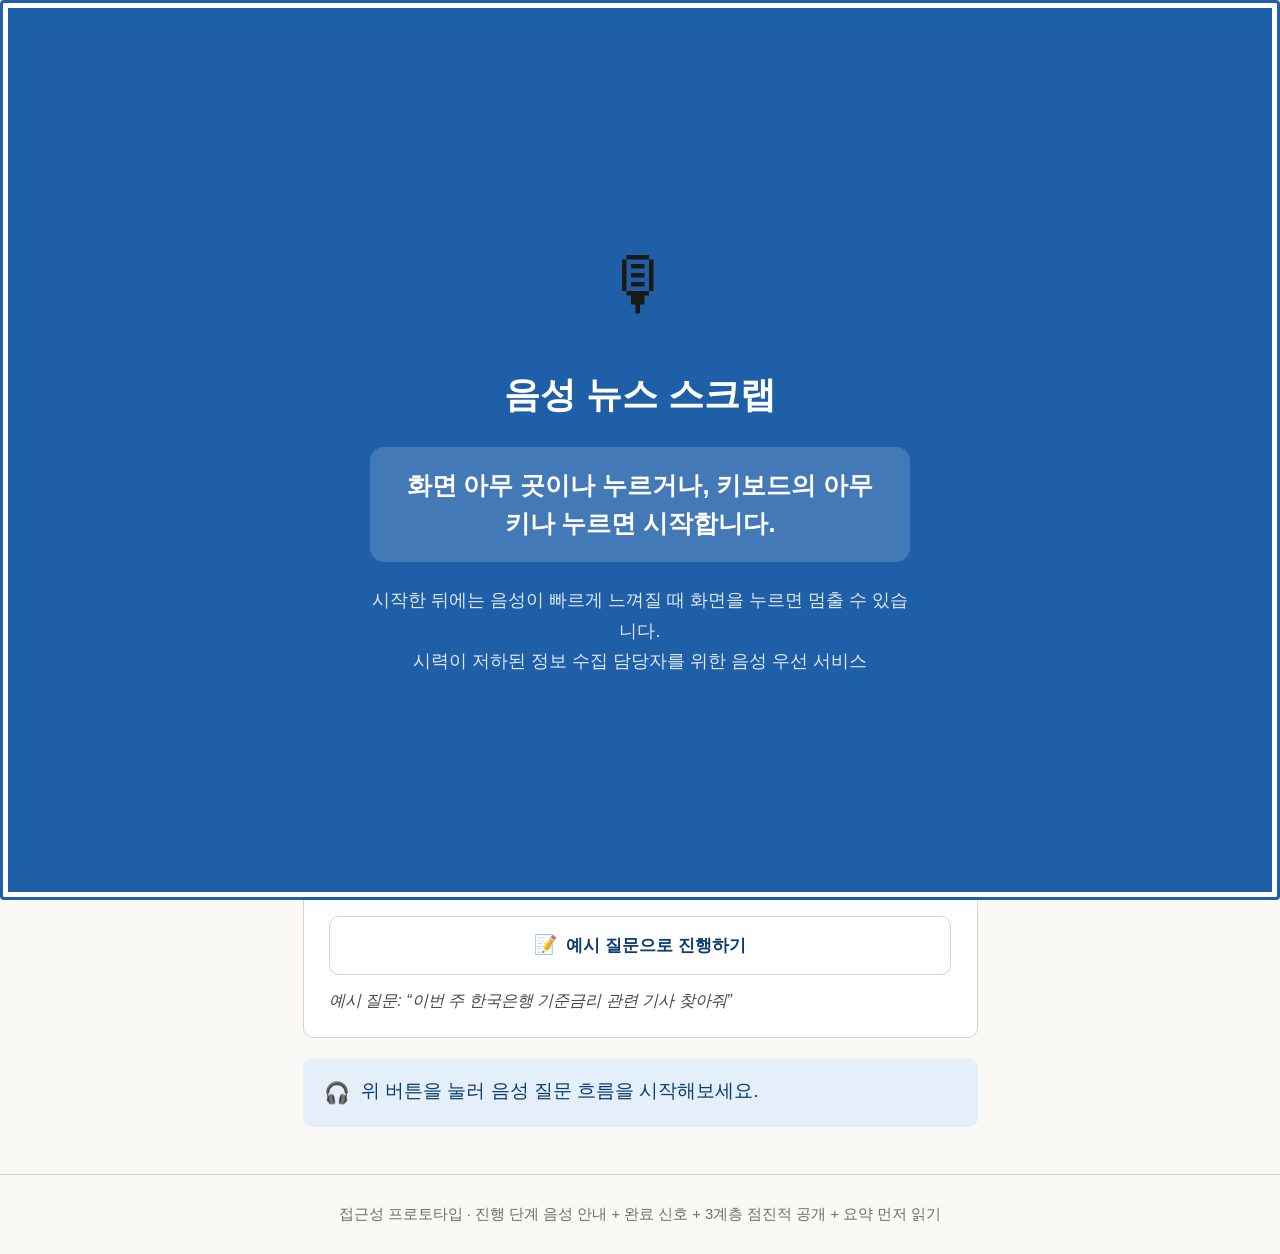
<file: index.html>
<!DOCTYPE html>
<html lang="ko">
<head>
<meta charset="UTF-8" />
<meta name="viewport" content="width=device-width, initial-scale=1.0" />
<title>음성 뉴스 스크랩 — 접근성 프로토타입</title>
<meta name="description" content="시력이 저하된 사용자를 위한 음성 기반 뉴스 스크랩 인터페이스 프로토타입" />
<link rel="stylesheet" href="styles.css" />
</head>
<body>

<a href="#main" class="skip-link">본문으로 건너뛰기</a>

<!-- 진입 화면: 화면 전체가 시작 영역 -->
<div id="entry-screen" role="button" tabindex="0"
     aria-label="음성 뉴스 스크랩을 시작하려면 화면 아무 곳이나 누르거나 아무 키나 누르세요.">
  <div class="entry-inner">
    <div class="entry-icon" aria-hidden="true">🎙</div>
    <h1 class="entry-title">음성 뉴스 스크랩</h1>
    <p class="entry-guide" id="entry-guide">
      화면 아무 곳이나 누르거나, 키보드의 아무 키나 누르면 시작합니다.
    </p>
    <p class="entry-sub">시작한 뒤에는 음성이 빠르게 느껴질 때 화면을 누르면 멈출 수 있습니다.</p>
    <p class="entry-sub">시력이 저하된 정보 수집 담당자를 위한 음성 우선 서비스</p>
  </div>
</div>

<header class="site-header">
  <div class="wrap">
    <h1>음성 뉴스 스크랩</h1>
    <p class="tagline">시력이 저하된 정보 수집 담당자를 위한 음성 우선 인터페이스 프로토타입</p>
  </div>
</header>

<main id="main" class="wrap">

  <!-- 음성 설정 -->
  <section class="panel" aria-labelledby="settings-h">
    <h2 id="settings-h"><span class="ico" aria-hidden="true">⚙</span> 음성 설정</h2>
    <div class="settings-grid">
      <div class="field">
        <label for="tts-toggle">음성 출력</label>
        <button id="tts-toggle" class="toggle" role="switch" aria-checked="true">켜짐</button>
      </div>
      <div class="field">
        <label for="rate">말하기 속도 <output id="rate-out">0.8x</output></label>
        <input type="range" id="rate" min="0.6" max="2.0" step="0.1" value="0.8" />
      </div>
      <div class="field">
        <label for="voice-select">목소리</label>
        <select id="voice-select"><option>불러오는 중…</option></select>
      </div>
    </div>
    <p id="tts-warning" class="warning" hidden>이 브라우저는 한국어 음성 합성을 지원하지 않을 수 있어요. 텍스트 안내는 계속 표시됩니다.</p>
  </section>

  <!-- 1단계: 음성 질문 -->
  <section class="panel" aria-labelledby="ask-h">
    <h2 id="ask-h"><span class="ico" aria-hidden="true">🎙</span> 1. 음성으로 질문하기</h2>
    <p class="hint">마이크 버튼을 누르면 음성으로 질문할 수 있습니다. 처음 사용할 때는 브라우저가 마이크 권한을 물어보며, 그 과정을 음성으로 안내합니다.</p>
    <button id="mic-btn" class="primary-btn">
      <span class="ico" aria-hidden="true">🎙</span> <span id="mic-label">마이크 켜고 질문하기</span>
    </button>
    <p id="recognized-q" class="recognized" hidden></p>
    <div class="fallback">
      <p class="hint">음성 입력이 어려운 경우, 아래 예시 질문으로 진행할 수 있습니다.</p>
      <button id="ask-btn" class="secondary-btn">
        <span class="ico" aria-hidden="true">📝</span> 예시 질문으로 진행하기
      </button>
      <p class="example-q">예시 질문: &ldquo;이번 주 한국은행 기준금리 관련 기사 찾아줘&rdquo;</p>
    </div>
  </section>

  <!-- 2단계: 진행 단계 음성 안내 -->
  <section class="panel" id="progress-panel" aria-labelledby="progress-h" hidden>
    <h2 id="progress-h"><span class="ico" aria-hidden="true">📢</span> 2. 진행 단계 안내</h2>
    <ol id="steps" class="steps"></ol>
  </section>

  <!-- 음성 출력 라이브 리전 -->
  <div id="readout" class="readout" role="status" aria-live="assertive">
    <span class="ico" aria-hidden="true">🎧</span>
    <span id="readout-text">위 버튼을 눌러 음성 질문 흐름을 시작해보세요.</span>
  </div>
  <p id="timing" class="timing" aria-live="polite"></p>

  <!-- 3단계: 기사 목록 (3계층 + 요약 먼저 읽기) -->
  <section class="panel" id="results-panel" aria-labelledby="results-h" hidden>
    <h2 id="results-h"><span class="ico" aria-hidden="true">📰</span> 3. 검색된 기사</h2>
    <div class="keyhelp" aria-hidden="true">
      <span><kbd>↑</kbd><kbd>↓</kbd> 기사 이동</span>
      <span><kbd>→</kbd> 더 자세히</span>
      <span><kbd>←</kbd> 접기</span>
      <span><kbd>S</kbd> 스크랩</span>
      <span><kbd>R</kbd> 다시 듣기</span>
    </div>
    <ul id="article-list" class="article-list" role="listbox"
        aria-label="검색된 기사 목록. 위아래 화살표로 이동, 오른쪽 화살표로 펼치기." tabindex="0"></ul>
  </section>

</main>

<footer class="site-footer">
  <div class="wrap">
    <p>접근성 프로토타입 · 진행 단계 음성 안내 + 완료 신호 + 3계층 점진적 공개 + 요약 먼저 읽기</p>
  </div>
</footer>

<script src="voice-input.js"></script>
<script src="app.js"></script>
</body>
</html>
</file>
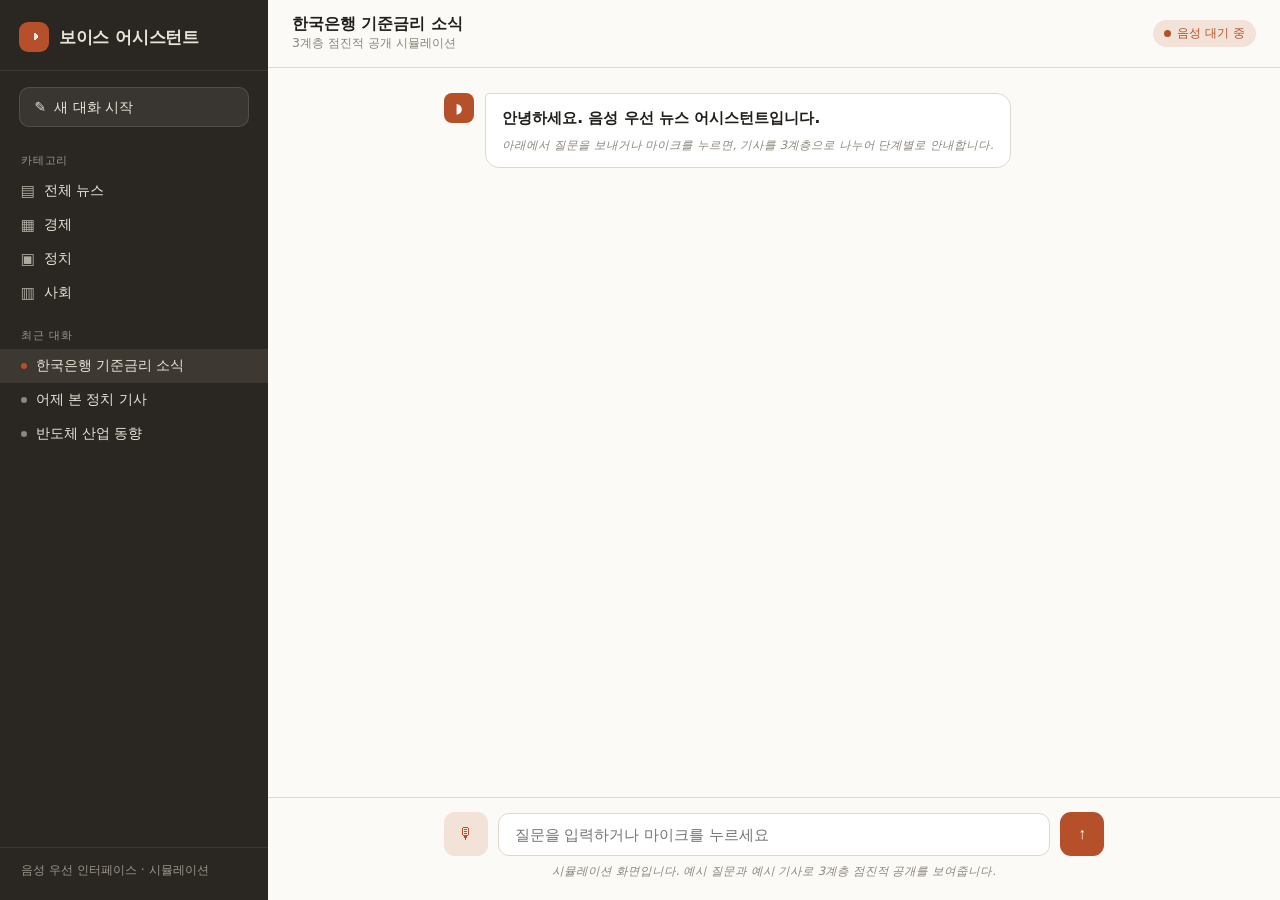
<file: chat-3layer-simulation.html>
<!DOCTYPE html>
<html lang="ko">
<head>
<meta charset="UTF-8" />
<meta name="viewport" content="width=device-width, initial-scale=1.0" />
<title>보이스 어시스턴트 — 3계층 점진적 공개 시뮬레이션</title>
<style>
  :root {
    --bg: #f4f2ec;
    --sidebar: #2a2722;
    --sidebar-ink: #e8e4d8;
    --sidebar-ink-dim: #9a948a;
    --sidebar-active: #3d3932;
    --canvas: #fbfaf6;
    --ink: #211f1b;
    --ink-2: #565249;
    --ink-3: #8a857a;
    --border: #ddd9cd;
    --accent: #b5502a;
    --accent-soft: #f2e2d8;
    --user-bubble: #2a2722;
    --ai-bubble: #ffffff;
    --done: #2f6b46;
    --done-soft: #e0efe5;
    --radius: 14px;
  }

  * { box-sizing: border-box; margin: 0; padding: 0; }

  html, body { height: 100%; }

  body {
    font-family: "Iowan Old Style", "Palatino Linotype", "Noto Serif KR", Georgia, serif;
    background: var(--bg);
    color: var(--ink);
    -webkit-font-smoothing: antialiased;
  }

  .app {
    display: flex;
    height: 100vh;
    overflow: hidden;
  }

  /* ===== 왼쪽 사이드바 ===== */
  .sidebar {
    width: 268px;
    flex-shrink: 0;
    background: var(--sidebar);
    color: var(--sidebar-ink);
    display: flex;
    flex-direction: column;
    padding: 1.1rem 0;
  }

  .brand {
    display: flex; align-items: center; gap: 0.6rem;
    padding: 0.3rem 1.2rem 1.1rem;
    border-bottom: 1px solid rgba(255,255,255,0.08);
  }
  .brand-mark {
    width: 30px; height: 30px; border-radius: 9px;
    background: var(--accent); flex-shrink: 0;
    display: flex; align-items: center; justify-content: center;
    font-size: 1rem;
  }
  .brand-name {
    font-size: 1.05rem; font-weight: 600; letter-spacing: -0.01em;
    font-family: ui-sans-serif, system-ui, "Noto Sans KR", sans-serif;
  }

  .new-chat {
    margin: 1rem 1.2rem 0.5rem;
    padding: 0.6rem 0.9rem;
    background: rgba(255,255,255,0.07);
    border: 1px solid rgba(255,255,255,0.12);
    border-radius: 10px;
    color: var(--sidebar-ink);
    font: inherit; font-size: 0.88rem;
    font-family: ui-sans-serif, system-ui, sans-serif;
    cursor: pointer; text-align: left;
    display: flex; align-items: center; gap: 0.5rem;
  }
  .new-chat:hover { background: rgba(255,255,255,0.12); }

  .section-label {
    font-size: 0.7rem; letter-spacing: 0.08em; text-transform: uppercase;
    color: var(--sidebar-ink-dim);
    padding: 1.1rem 1.3rem 0.4rem;
    font-family: ui-sans-serif, system-ui, sans-serif;
  }

  .nav-item, .chat-item {
    padding: 0.5rem 1.3rem;
    font-size: 0.86rem;
    color: var(--sidebar-ink);
    cursor: pointer;
    font-family: ui-sans-serif, system-ui, "Noto Sans KR", sans-serif;
    display: flex; align-items: center; gap: 0.55rem;
    white-space: nowrap; overflow: hidden; text-overflow: ellipsis;
  }
  .nav-item:hover, .chat-item:hover { background: rgba(255,255,255,0.06); }
  .chat-item.active { background: var(--sidebar-active); }
  .chat-item .dot {
    width: 6px; height: 6px; border-radius: 50%;
    background: var(--accent); flex-shrink: 0;
  }
  .nav-item .ic { opacity: 0.7; font-size: 0.95rem; }

  .sidebar-foot {
    margin-top: auto;
    padding: 0.9rem 1.3rem 0.2rem;
    border-top: 1px solid rgba(255,255,255,0.08);
    font-size: 0.78rem; color: var(--sidebar-ink-dim);
    font-family: ui-sans-serif, system-ui, sans-serif;
  }

  /* ===== 오른쪽 대화 영역 ===== */
  .main {
    flex: 1;
    display: flex; flex-direction: column;
    background: var(--canvas);
    min-width: 0;
  }

  .main-header {
    padding: 0.9rem 1.5rem;
    border-bottom: 1px solid var(--border);
    display: flex; align-items: center; justify-content: space-between;
    background: var(--canvas);
  }
  .main-title {
    font-size: 0.98rem; font-weight: 600;
    font-family: ui-sans-serif, system-ui, "Noto Sans KR", sans-serif;
  }
  .main-sub {
    font-size: 0.78rem; color: var(--ink-3);
    font-family: ui-sans-serif, system-ui, sans-serif;
  }
  .voice-badge {
    display: flex; align-items: center; gap: 0.4rem;
    font-size: 0.76rem; color: var(--accent);
    font-family: ui-sans-serif, system-ui, sans-serif;
    background: var(--accent-soft);
    padding: 0.3rem 0.7rem; border-radius: 20px;
  }
  .voice-badge .pulse {
    width: 7px; height: 7px; border-radius: 50%;
    background: var(--accent);
  }
  .voice-badge.speaking .pulse { animation: pulse 1s ease-in-out infinite; }
  @keyframes pulse { 50% { opacity: 0.25; transform: scale(1.5); } }

  /* 대화 스크롤 영역 */
  .conversation {
    flex: 1;
    overflow-y: auto;
    padding: 1.6rem 1.5rem 1rem;
  }
  .conversation-inner { max-width: 660px; margin: 0 auto; }

  .msg { margin-bottom: 1.4rem; display: flex; gap: 0.7rem; }
  .msg.user { flex-direction: row-reverse; }

  .avatar {
    width: 30px; height: 30px; border-radius: 8px; flex-shrink: 0;
    display: flex; align-items: center; justify-content: center;
    font-size: 0.85rem;
    font-family: ui-sans-serif, system-ui, sans-serif;
  }
  .avatar.ai { background: var(--accent); color: #fff; }
  .avatar.user { background: var(--user-bubble); color: #fff; }

  .bubble {
    padding: 0.8rem 1rem;
    border-radius: var(--radius);
    font-size: 0.96rem;
    line-height: 1.62;
    max-width: 80%;
  }
  .msg.ai .bubble {
    background: var(--ai-bubble);
    border: 1px solid var(--border);
    border-top-left-radius: 4px;
  }
  .msg.user .bubble {
    background: var(--user-bubble);
    color: #fff;
    border-top-right-radius: 4px;
    font-family: ui-sans-serif, system-ui, "Noto Sans KR", sans-serif;
    font-size: 0.92rem;
  }

  /* 3계층 카드 */
  .layer-label {
    display: inline-block;
    font-size: 0.68rem; font-weight: 700; letter-spacing: 0.04em;
    font-family: ui-sans-serif, system-ui, sans-serif;
    padding: 0.12rem 0.5rem; border-radius: 5px;
    margin-bottom: 0.45rem;
  }
  .layer-label.headline { background: var(--accent-soft); color: var(--accent); }
  .layer-label.summary  { background: #e7eef5; color: #2f5b8a; }
  .layer-label.full     { background: var(--done-soft); color: var(--done); }

  .layer-headline {
    font-size: 1.04rem; font-weight: 600;
    font-family: ui-sans-serif, system-ui, "Noto Sans KR", sans-serif;
    line-height: 1.45;
  }
  .layer-body {
    margin-top: 0.5rem; padding-top: 0.5rem;
    border-top: 1px dashed var(--border);
  }

  /* 안내 멘트 박스 */
  .guide {
    background: var(--accent-soft);
    border-radius: 10px;
    padding: 0.7rem 0.9rem;
    margin-top: 0.7rem;
    font-size: 0.88rem;
    font-family: ui-sans-serif, system-ui, "Noto Sans KR", sans-serif;
    color: #7a3418;
    display: flex; gap: 0.5rem; align-items: flex-start;
  }

  /* 선택 버튼 */
  .choices {
    display: flex; gap: 0.5rem; flex-wrap: wrap;
    margin-top: 0.7rem;
  }
  .choice-btn {
    font: inherit;
    font-family: ui-sans-serif, system-ui, "Noto Sans KR", sans-serif;
    font-size: 0.85rem; font-weight: 500;
    padding: 0.5rem 0.9rem;
    border-radius: 9px;
    border: 1.5px solid var(--accent);
    background: #fff; color: var(--accent);
    cursor: pointer;
    display: flex; align-items: center; gap: 0.4rem;
  }
  .choice-btn:hover { background: var(--accent-soft); }
  .choice-btn.secondary { border-color: var(--border); color: var(--ink-2); }
  .choice-btn.secondary:hover { background: var(--bg); }
  .choice-btn:disabled { opacity: 0.4; cursor: default; }

  /* 타이핑 인디케이터 */
  .typing { display: flex; gap: 0.25rem; padding: 0.3rem 0; }
  .typing span {
    width: 7px; height: 7px; border-radius: 50%;
    background: var(--ink-3);
    animation: blink 1.2s infinite both;
  }
  .typing span:nth-child(2) { animation-delay: 0.2s; }
  .typing span:nth-child(3) { animation-delay: 0.4s; }
  @keyframes blink { 0%, 80%, 100% { opacity: 0.25; } 40% { opacity: 1; } }

  /* 하단 입력 영역 */
  .composer {
    padding: 0.9rem 1.5rem 1.3rem;
    border-top: 1px solid var(--border);
  }
  .composer-inner {
    max-width: 660px; margin: 0 auto;
    display: flex; gap: 0.6rem; align-items: center;
  }
  .composer input {
    flex: 1;
    font: inherit; font-size: 0.92rem;
    font-family: ui-sans-serif, system-ui, "Noto Sans KR", sans-serif;
    padding: 0.75rem 1rem;
    border: 1px solid var(--border);
    border-radius: 11px;
    background: #fff; color: var(--ink);
  }
  .composer input:focus { outline: 2px solid var(--accent); outline-offset: 1px; }
  .send-btn, .mic-btn {
    font-size: 1rem;
    width: 44px; height: 44px; flex-shrink: 0;
    border-radius: 11px; border: none; cursor: pointer;
    display: flex; align-items: center; justify-content: center;
  }
  .mic-btn { background: var(--accent-soft); color: var(--accent); }
  .mic-btn:hover { background: #ecd5c6; }
  .send-btn { background: var(--accent); color: #fff; }
  .send-btn:hover { filter: brightness(1.08); }

  .hint-row {
    max-width: 660px; margin: 0.5rem auto 0;
    font-size: 0.74rem; color: var(--ink-3);
    font-family: ui-sans-serif, system-ui, sans-serif;
    text-align: center;
  }

  .sim-note {
    font-size: 0.72rem; color: var(--ink-3);
    font-family: ui-sans-serif, system-ui, sans-serif;
    font-style: italic;
  }

  @media (max-width: 720px) {
    .sidebar { display: none; }
  }
</style>
</head>
<body>

<div class="app">

  <!-- ===== 왼쪽 사이드바 ===== -->
  <aside class="sidebar">
    <div class="brand">
      <div class="brand-mark" aria-hidden="true">◗</div>
      <span class="brand-name">보이스 어시스턴트</span>
    </div>

    <button class="new-chat" id="new-chat">
      <span aria-hidden="true">✎</span> 새 대화 시작
    </button>

    <div class="section-label">카테고리</div>
    <div class="nav-item"><span class="ic" aria-hidden="true">▤</span> 전체 뉴스</div>
    <div class="nav-item"><span class="ic" aria-hidden="true">▦</span> 경제</div>
    <div class="nav-item"><span class="ic" aria-hidden="true">▣</span> 정치</div>
    <div class="nav-item"><span class="ic" aria-hidden="true">▥</span> 사회</div>

    <div class="section-label">최근 대화</div>
    <div class="chat-item active"><span class="dot" aria-hidden="true"></span> 한국은행 기준금리 소식</div>
    <div class="chat-item"><span class="dot" aria-hidden="true" style="background:#888"></span> 어제 본 정치 기사</div>
    <div class="chat-item"><span class="dot" aria-hidden="true" style="background:#888"></span> 반도체 산업 동향</div>

    <div class="sidebar-foot">
      음성 우선 인터페이스 · 시뮬레이션
    </div>
  </aside>

  <!-- ===== 오른쪽 대화 영역 ===== -->
  <main class="main">
    <header class="main-header">
      <div>
        <div class="main-title">한국은행 기준금리 소식</div>
        <div class="main-sub">3계층 점진적 공개 시뮬레이션</div>
      </div>
      <div class="voice-badge" id="voice-badge">
        <span class="pulse" aria-hidden="true"></span>
        <span id="voice-badge-text">음성 대기 중</span>
      </div>
    </header>

    <div class="conversation" id="conversation">
      <div class="conversation-inner" id="conversation-inner">
        <!-- 메시지가 여기에 쌓임 -->
      </div>
    </div>

    <div class="composer">
      <div class="composer-inner">
        <button class="mic-btn" id="mic-btn" title="음성으로 질문" aria-label="음성으로 질문">🎙</button>
        <input type="text" id="composer-input"
               placeholder="질문을 입력하거나 마이크를 누르세요" />
        <button class="send-btn" id="send-btn" aria-label="보내기">↑</button>
      </div>
      <p class="hint-row sim-note">
        시뮬레이션 화면입니다. 예시 질문과 예시 기사로 3계층 점진적 공개를 보여줍니다.
      </p>
    </div>
  </main>

</div>

<script>
'use strict';

/* ====== 예시 데이터: 3계층 구조 기사 ====== */
var ARTICLE = {
  headline: '한국은행, 기준금리 동결 결정',
  summary: '한국은행 금융통화위원회가 기준금리를 현 수준에서 동결했습니다. '
         + '물가 둔화세와 가계부채 부담을 함께 고려한 결정으로, 시장 예상과 부합했습니다.',
  full: '한국은행 금융통화위원회는 오늘 회의에서 기준금리를 현 수준으로 '
      + '유지하기로 만장일치 결정했습니다. 위원회는 소비자물가 상승률이 목표 범위에 '
      + '근접하고 있으나, 가계부채 증가세와 환율 변동성을 감안할 때 신중한 기조가 '
      + '필요하다고 설명했습니다. 한국은행 총재는 향후 통화정책을 물가와 금융안정 '
      + '상황을 균형 있게 보며 결정하겠다고 밝혔습니다.'
};

var EXAMPLE_QUESTION = '한국은행 기준금리 소식 알려줘';
var GUIDE_TEXT = '[헤드라인 읽기], [본문 자세히 읽기] 중 원하는 방법을 말해주세요.';

/* ====== TTS ====== */
var TTS = {
  supported: 'speechSynthesis' in window,
  rate: 0.95,
  voice: null,
  speak: function (text, onEnd) {
    if (!this.supported) { if (onEnd) setTimeout(onEnd, 400); return; }
    window.speechSynthesis.cancel();
    var self = this;
    setTimeout(function () {
      var u = new SpeechSynthesisUtterance(text);
      u.lang = 'ko-KR';
      u.rate = self.rate;
      if (self.voice) u.voice = self.voice;
      u.onend = function () { setBadge(false); if (onEnd) onEnd(); };
      u.onerror = function () { setBadge(false); if (onEnd) onEnd(); };
      setBadge(true);
      window.speechSynthesis.speak(u);
    }, 120);
  }
};
if (TTS.supported) {
  var pickVoice = function () {
    var ko = window.speechSynthesis.getVoices().filter(function (v) {
      return v.lang && v.lang.toLowerCase().indexOf('ko') === 0;
    });
    if (ko.length) TTS.voice = ko[0];
  };
  pickVoice();
  window.speechSynthesis.onvoiceschanged = pickVoice;
}

/* ====== 화면 헬퍼 ====== */
var convo = document.getElementById('conversation-inner');
var convoScroll = document.getElementById('conversation');

function setBadge(speaking) {
  var badge = document.getElementById('voice-badge');
  var text = document.getElementById('voice-badge-text');
  badge.classList.toggle('speaking', speaking);
  text.textContent = speaking ? '음성 안내 중…' : '음성 대기 중';
}

function scrollDown() {
  convoScroll.scrollTop = convoScroll.scrollHeight;
}

function addUserMessage(text) {
  var msg = document.createElement('div');
  msg.className = 'msg user';
  msg.innerHTML = '<div class="avatar user" aria-hidden="true">나</div>'
                + '<div class="bubble"></div>';
  msg.querySelector('.bubble').textContent = text;
  convo.appendChild(msg);
  scrollDown();
}

/* AI 메시지 틀을 만들고 bubble 요소를 반환 */
function addAiMessage() {
  var msg = document.createElement('div');
  msg.className = 'msg ai';
  msg.innerHTML = '<div class="avatar ai" aria-hidden="true">◗</div>'
                + '<div class="bubble"></div>';
  convo.appendChild(msg);
  scrollDown();
  return msg.querySelector('.bubble');
}

/* 타이핑 인디케이터 표시 후, 잠시 뒤 콜백 */
function showTyping(callback, delay) {
  var bubble = addAiMessage();
  bubble.innerHTML = '<div class="typing"><span></span><span></span><span></span></div>';
  setTimeout(function () {
    bubble.innerHTML = '';
    callback(bubble);
  }, delay || 1100);
}

/* ====== 3계층 공개 흐름 ====== */
var flowState = { active: false };

/* 1계층: 헤드라인 + 안내 멘트 + 선택 버튼 */
function showHeadline() {
  showTyping(function (bubble) {
    bubble.innerHTML =
      '<span class="layer-label headline">1계층 · 헤드라인</span>'
      + '<div class="layer-headline"></div>'
      + '<div class="guide"><span aria-hidden="true">🎧</span>'
      + '<span class="guide-text"></span></div>'
      + '<div class="choices"></div>';
    bubble.querySelector('.layer-headline').textContent = ARTICLE.headline;
    bubble.querySelector('.guide-text').textContent = GUIDE_TEXT;

    var choices = bubble.querySelector('.choices');
    var bHead = document.createElement('button');
    bHead.className = 'choice-btn secondary';
    bHead.innerHTML = '<span aria-hidden="true">📰</span> 헤드라인 읽기';
    var bMore = document.createElement('button');
    bMore.className = 'choice-btn';
    bMore.innerHTML = '<span aria-hidden="true">📖</span> 본문 자세히 읽기';

    bHead.addEventListener('click', function () {
      lockChoices(bubble);
      addUserMessage('헤드라인 읽기');
      reReadHeadline();
    });
    bMore.addEventListener('click', function () {
      lockChoices(bubble);
      addUserMessage('본문 자세히 읽기');
      showSummary();
    });
    choices.appendChild(bHead);
    choices.appendChild(bMore);

    scrollDown();
    /* 헤드라인 + 안내 멘트를 음성으로 */
    TTS.speak(ARTICLE.headline + '. ' + GUIDE_TEXT);
  });
}

/* 헤드라인만 다시 읽기 선택 시 */
function reReadHeadline() {
  showTyping(function (bubble) {
    bubble.innerHTML =
      '<span class="layer-label headline">1계층 · 헤드라인</span>'
      + '<div class="layer-headline"></div>'
      + '<div class="guide"><span aria-hidden="true">🎧</span>'
      + '<span class="guide-text"></span></div>'
      + '<div class="choices"></div>';
    bubble.querySelector('.layer-headline').textContent = ARTICLE.headline;
    bubble.querySelector('.guide-text').textContent =
      '헤드라인을 다시 읽었습니다. 본문을 자세히 들으려면 아래 버튼을 눌러주세요.';

    var choices = bubble.querySelector('.choices');
    var bMore = document.createElement('button');
    bMore.className = 'choice-btn';
    bMore.innerHTML = '<span aria-hidden="true">📖</span> 본문 자세히 읽기';
    bMore.addEventListener('click', function () {
      lockChoices(bubble);
      addUserMessage('본문 자세히 읽기');
      showSummary();
    });
    choices.appendChild(bMore);
    scrollDown();
    TTS.speak(ARTICLE.headline);
  });
}

/* 2계층: 요약 + 다음 안내 */
function showSummary() {
  showTyping(function (bubble) {
    bubble.innerHTML =
      '<span class="layer-label summary">2계층 · 요약</span>'
      + '<div class="layer-headline"></div>'
      + '<div class="layer-body"></div>'
      + '<div class="guide"><span aria-hidden="true">🎧</span>'
      + '<span class="guide-text"></span></div>'
      + '<div class="choices"></div>';
    bubble.querySelector('.layer-headline').textContent = ARTICLE.headline;
    bubble.querySelector('.layer-body').textContent = ARTICLE.summary;
    bubble.querySelector('.guide-text').textContent =
      '요약을 읽었습니다. [전문 읽기], [여기서 마치기] 중 원하는 방법을 말해주세요.';

    var choices = bubble.querySelector('.choices');
    var bFull = document.createElement('button');
    bFull.className = 'choice-btn';
    bFull.innerHTML = '<span aria-hidden="true">📄</span> 전문 읽기';
    var bEnd = document.createElement('button');
    bEnd.className = 'choice-btn secondary';
    bEnd.innerHTML = '<span aria-hidden="true">✓</span> 여기서 마치기';

    bFull.addEventListener('click', function () {
      lockChoices(bubble);
      addUserMessage('전문 읽기');
      showFull();
    });
    bEnd.addEventListener('click', function () {
      lockChoices(bubble);
      addUserMessage('여기서 마치기');
      finishFlow();
    });
    choices.appendChild(bFull);
    choices.appendChild(bEnd);
    scrollDown();
    TTS.speak('요약입니다. ' + ARTICLE.summary
      + ' 전문 읽기, 또는 여기서 마치기 중 원하는 방법을 말해주세요.');
  });
}

/* 3계층: 전문 */
function showFull() {
  showTyping(function (bubble) {
    bubble.innerHTML =
      '<span class="layer-label full">3계층 · 전문</span>'
      + '<div class="layer-headline"></div>'
      + '<div class="layer-body"></div>'
      + '<div class="guide"><span aria-hidden="true">🎧</span>'
      + '<span class="guide-text"></span></div>'
      + '<div class="choices"></div>';
    bubble.querySelector('.layer-headline').textContent = ARTICLE.headline;
    bubble.querySelector('.layer-body').textContent = ARTICLE.full;
    bubble.querySelector('.guide-text').textContent =
      '전문까지 모두 읽었습니다. 새 질문을 하려면 아래 버튼을 눌러주세요.';

    var choices = bubble.querySelector('.choices');
    var bNew = document.createElement('button');
    bNew.className = 'choice-btn';
    bNew.innerHTML = '<span aria-hidden="true">✎</span> 새 질문 하기';
    bNew.addEventListener('click', function () {
      lockChoices(bubble);
      resetConversation();
    });
    choices.appendChild(bNew);
    scrollDown();
    TTS.speak('전문입니다. ' + ARTICLE.full);
  });
}

/* '여기서 마치기' 선택 시 */
function finishFlow() {
  showTyping(function (bubble) {
    bubble.innerHTML = '<div class="layer-headline" style="font-size:0.96rem;"></div>'
      + '<div class="choices"></div>';
    bubble.querySelector('.layer-headline').textContent =
      '여기서 마칩니다. 다른 기사가 궁금하면 새 질문을 해주세요.';
    var bNew = document.createElement('button');
    bNew.className = 'choice-btn';
    bNew.innerHTML = '<span aria-hidden="true">✎</span> 새 질문 하기';
    bNew.addEventListener('click', function () { resetConversation(); });
    bubble.querySelector('.choices').appendChild(bNew);
    scrollDown();
    TTS.speak('여기서 마칩니다. 다른 기사가 궁금하면 새 질문을 해주세요.');
  });
}

/* 선택 버튼 잠그기 (한 번 고르면 비활성) */
function lockChoices(bubble) {
  var btns = bubble.querySelectorAll('.choice-btn');
  for (var i = 0; i < btns.length; i++) btns[i].disabled = true;
}

/* ====== 대화 시작/초기화 ====== */
function startFlow() {
  addUserMessage(EXAMPLE_QUESTION);
  showHeadline();
}

function resetConversation() {
  if (TTS.supported) window.speechSynthesis.cancel();
  setBadge(false);
  convo.innerHTML = '';
  var intro = addAiMessage();
  intro.innerHTML = '<div class="layer-headline" style="font-size:0.96rem;"></div>'
    + '<div class="sim-note" style="margin-top:0.4rem;"></div>';
  intro.querySelector('.layer-headline').textContent =
    '안녕하세요. 음성 우선 뉴스 어시스턴트입니다.';
  intro.querySelector('.sim-note').textContent =
    '아래에서 질문을 보내거나 마이크를 누르면, 기사를 3계층으로 나누어 단계별로 안내합니다.';
}

/* ====== 입력 처리 ====== */
function handleSend() {
  var input = document.getElementById('composer-input');
  var text = input.value.trim();
  input.value = '';
  /* 시뮬레이션: 어떤 질문이든 예시 기사 흐름으로 응답 */
  if (text) {
    addUserMessage(text);
    showHeadline();
  } else {
    startFlow();
  }
}

document.getElementById('send-btn').addEventListener('click', handleSend);
document.getElementById('composer-input').addEventListener('keydown', function (e) {
  if (e.key === 'Enter') handleSend();
});
document.getElementById('mic-btn').addEventListener('click', function () {
  /* 시뮬레이션: 마이크를 누르면 예시 질문이 들어온 것으로 처리 */
  var input = document.getElementById('composer-input');
  input.value = EXAMPLE_QUESTION;
  setTimeout(handleSend, 300);
});
document.getElementById('new-chat').addEventListener('click', resetConversation);

/* 첫 화면 */
resetConversation();
</script>

</body>
</html>
</file>
<file: styles.css>
:root {
  --bg: #faf9f5;
  --surface: #ffffff;
  --surface-2: #f0eee6;
  --ink: #1a1915;
  --ink-2: #4a4843;
  --ink-3: #6f6d66;
  --border: #d8d5ca;
  --accent: #1f5fa8;
  --accent-bg: #e4eff9;
  --accent-ink: #0c3d72;
  --done: #0f6e56;
  --done-bg: #ddf0e8;
  --warn-bg: #fbecd6;
  --warn-ink: #7a4e08;
  --focus: #c8451d;
  --radius: 10px;
}

@media (prefers-color-scheme: dark) {
  :root {
    --bg: #1a1917;
    --surface: #262521;
    --surface-2: #322f29;
    --ink: #f3f1ea;
    --ink-2: #c4c1b8;
    --ink-3: #908d84;
    --border: #46443c;
    --accent: #6aa6e0;
    --accent-bg: #1a3252;
    --accent-ink: #b7d4f0;
    --done: #5dcaa5;
    --done-bg: #103d33;
    --warn-bg: #3d2f12;
    --warn-ink: #f0c878;
    --focus: #ff7d52;
  }
}

* { box-sizing: border-box; margin: 0; padding: 0; }

html { font-size: 18px; }

/* 진입 화면 — 화면 전체가 시작 영역 */
#entry-screen {
  position: fixed; inset: 0; z-index: 50;
  background: var(--accent);
  display: flex; align-items: center; justify-content: center;
  cursor: pointer; text-align: center; padding: 2rem;
}
#entry-screen.dismissed { display: none; }
.entry-inner { max-width: 30rem; }
.entry-icon { font-size: 4rem; margin-bottom: 1rem; }
.entry-title {
  color: #fff; font-size: 2rem; font-weight: 700; margin-bottom: 1.25rem;
}
.entry-guide {
  color: #fff; font-size: 1.4rem; font-weight: 600; line-height: 1.5;
  background: rgba(255,255,255,0.16); border-radius: 14px;
  padding: 1.1rem 1.3rem; margin-bottom: 1.25rem;
}
.entry-sub { color: rgba(255,255,255,0.85); font-size: 1rem; }
#entry-screen:focus-visible {
  outline: 5px solid #fff; outline-offset: -8px;
}
@media (prefers-color-scheme: dark) {
  #entry-screen { background: #143a63; }
}

body {
  background: var(--bg);
  color: var(--ink);
  font-family: -apple-system, "Segoe UI", "Malgun Gothic", "Apple SD Gothic Neo", sans-serif;
  line-height: 1.7;
  -webkit-font-smoothing: antialiased;
}

.wrap { max-width: 720px; margin: 0 auto; padding: 0 1.25rem; }

.skip-link {
  position: absolute; left: 50%; transform: translateX(-50%) translateY(-200%);
  background: var(--accent); color: #fff; padding: 0.6rem 1.2rem;
  border-radius: 0 0 var(--radius) var(--radius); z-index: 100; transition: transform 0.15s;
}
.skip-link:focus { transform: translateX(-50%) translateY(0); }

.site-header { background: var(--surface); border-bottom: 2px solid var(--border); padding: 1.75rem 0; }
.site-header h1 { font-size: 1.7rem; font-weight: 700; letter-spacing: -0.01em; }
.tagline { color: var(--ink-2); font-size: 0.95rem; margin-top: 0.25rem; }

main { padding: 1.5rem 0 3rem; }

.panel {
  background: var(--surface);
  border: 1px solid var(--border);
  border-radius: var(--radius);
  padding: 1.25rem 1.4rem;
  margin-bottom: 1.1rem;
}
.panel h2 {
  font-size: 1.15rem; font-weight: 700; margin-bottom: 0.8rem;
  display: flex; align-items: center; gap: 0.5rem;
}
.ico { font-size: 1.1em; }

.hint, .example-q { color: var(--ink-2); font-size: 0.9rem; }
.hint { margin-bottom: 0.8rem; }
.example-q { margin-top: 0.7rem; font-style: italic; }

/* 설정 */
.settings-grid { display: grid; gap: 1rem; }
.field { display: flex; flex-direction: column; gap: 0.4rem; }
.field label { font-weight: 600; font-size: 0.9rem; display: flex; justify-content: space-between; }
.field output { color: var(--accent-ink); font-variant-numeric: tabular-nums; }

input[type="range"] { width: 100%; height: 2rem; accent-color: var(--accent); cursor: pointer; }

select, .toggle {
  font: inherit; font-size: 0.95rem; padding: 0.5rem 0.7rem;
  border: 1px solid var(--border); border-radius: 8px;
  background: var(--surface); color: var(--ink); cursor: pointer;
}
.toggle { font-weight: 600; text-align: left; }
.toggle[aria-checked="true"] { background: var(--accent-bg); color: var(--accent-ink); border-color: var(--accent); }

.warning {
  margin-top: 0.8rem; background: var(--warn-bg); color: var(--warn-ink);
  padding: 0.6rem 0.8rem; border-radius: 8px; font-size: 0.85rem;
}

/* 버튼 */
.primary-btn {
  font: inherit; font-size: 1.05rem; font-weight: 600;
  width: 100%; padding: 0.85rem 1rem;
  background: var(--accent); color: #fff; border: none;
  border-radius: var(--radius); cursor: pointer;
  display: flex; align-items: center; justify-content: center; gap: 0.5rem;
  transition: filter 0.12s, transform 0.08s;
}
.primary-btn:hover { filter: brightness(1.08); }
.primary-btn:active { transform: scale(0.99); }
.primary-btn:disabled { opacity: 0.55; cursor: default; }

.primary-btn.listening { background: var(--focus); }

.secondary-btn {
  font: inherit; font-size: 0.95rem; font-weight: 600;
  width: 100%; padding: 0.7rem 1rem;
  background: var(--surface); color: var(--accent-ink);
  border: 1.5px solid var(--border);
  border-radius: var(--radius); cursor: pointer;
  display: flex; align-items: center; justify-content: center; gap: 0.5rem;
  transition: background 0.12s;
}
.secondary-btn:hover { background: var(--surface-2); }

.fallback {
  margin-top: 1rem; padding-top: 1rem;
  border-top: 1px solid var(--border);
}

.recognized {
  margin-top: 0.8rem; padding: 0.7rem 0.9rem;
  background: var(--accent-bg); color: var(--accent-ink);
  border-radius: 8px; font-size: 0.95rem;
}
.recognized::before { content: "인식된 질문: "; font-weight: 700; }

/* 진행 단계 */
.steps { list-style: none; display: flex; flex-direction: column; gap: 0.55rem; }
.steps li {
  display: flex; align-items: center; gap: 0.7rem;
  font-size: 0.95rem; opacity: 0.4; transition: opacity 0.2s;
}
.steps li.active, .steps li.done { opacity: 1; }
.steps li.active { font-weight: 600; }
.step-mark {
  width: 1.6rem; height: 1.6rem; flex-shrink: 0;
  border-radius: 50%; display: flex; align-items: center; justify-content: center;
  font-size: 0.85rem; border: 2px solid var(--border); color: var(--ink-3);
}
.steps li.active .step-mark { border-color: var(--accent); color: var(--accent-ink); background: var(--accent-bg); }
.steps li.done .step-mark { border-color: var(--done); color: #fff; background: var(--done); }

/* 음성 출력 라이브 리전 */
.readout {
  background: var(--accent-bg); color: var(--accent-ink);
  border-radius: var(--radius); padding: 1rem 1.2rem;
  font-size: 1.05rem; line-height: 1.6;
  display: flex; gap: 0.6rem; align-items: flex-start;
  margin-bottom: 0.4rem; min-height: 3.4rem;
}
.readout.done { background: var(--done-bg); color: var(--done); }
.readout .ico { flex-shrink: 0; }
.timing {
  font-size: 0.82rem; color: var(--ink-3);
  text-align: right; margin-bottom: 1.1rem; min-height: 1.1rem;
}

/* 키 도움말 */
.keyhelp {
  display: flex; flex-wrap: wrap; gap: 0.5rem 1rem;
  margin-bottom: 0.9rem; font-size: 0.82rem; color: var(--ink-2);
}
kbd {
  font-family: ui-monospace, "SF Mono", Menlo, monospace;
  background: var(--surface-2); border: 1px solid var(--border);
  border-radius: 5px; padding: 0.05rem 0.4rem; font-size: 0.8rem;
  margin: 0 0.1rem;
}

/* 기사 목록 */
.article-list { list-style: none; display: flex; flex-direction: column; gap: 0.6rem; }
.article-list:focus { outline: none; }

.article {
  background: var(--surface); border: 2px solid var(--border);
  border-radius: var(--radius); padding: 0.85rem 1rem; cursor: pointer;
  transition: border-color 0.12s;
}
.article.focused { border-color: var(--focus); box-shadow: 0 0 0 3px rgba(200,69,29,0.18); }

.article-head { display: flex; align-items: center; gap: 0.6rem; }
.tag {
  font-size: 0.72rem; font-weight: 600; flex-shrink: 0;
  background: var(--surface-2); color: var(--ink-2);
  padding: 0.12rem 0.55rem; border-radius: 6px;
}
.headline { font-size: 1.02rem; font-weight: 600; flex: 1; }
.depth { font-size: 0.6rem; color: var(--ink-3); letter-spacing: 2px; flex-shrink: 0; }
.scrap-mark { color: var(--done); font-size: 1rem; flex-shrink: 0; }
.fresh {
  font-size: 0.68rem; font-weight: 600; flex-shrink: 0;
  background: var(--done-bg); color: var(--done);
  padding: 0.1rem 0.45rem; border-radius: 5px;
}

.article-body {
  margin-top: 0.7rem; padding-top: 0.7rem;
  border-top: 1px solid var(--border);
  font-size: 0.92rem; line-height: 1.65; color: var(--ink-2);
}
.article-body.full { color: var(--ink); }
.body-label {
  display: inline-block; font-size: 0.7rem; font-weight: 700;
  color: var(--accent-ink); background: var(--accent-bg);
  padding: 0.05rem 0.45rem; border-radius: 5px; margin-bottom: 0.35rem;
}

.article-link {
  display: inline-block;
  font-size: 0.9rem; font-weight: 600;
  color: var(--accent-ink);
  background: var(--accent-bg);
  padding: 0.45rem 0.8rem; border-radius: 8px;
  text-decoration: none;
}
.article-link:hover { text-decoration: underline; }

.site-footer {
  border-top: 1px solid var(--border); padding: 1.5rem 0;
  color: var(--ink-3); font-size: 0.82rem; text-align: center;
}

:focus-visible { outline: 3px solid var(--focus); outline-offset: 2px; border-radius: 4px; }

.sr-only {
  position: absolute; width: 1px; height: 1px; padding: 0;
  margin: -1px; overflow: hidden; clip: rect(0 0 0 0); white-space: nowrap;
}

@media (prefers-reduced-motion: reduce) {
  * { transition: none !important; }
}
</file>
